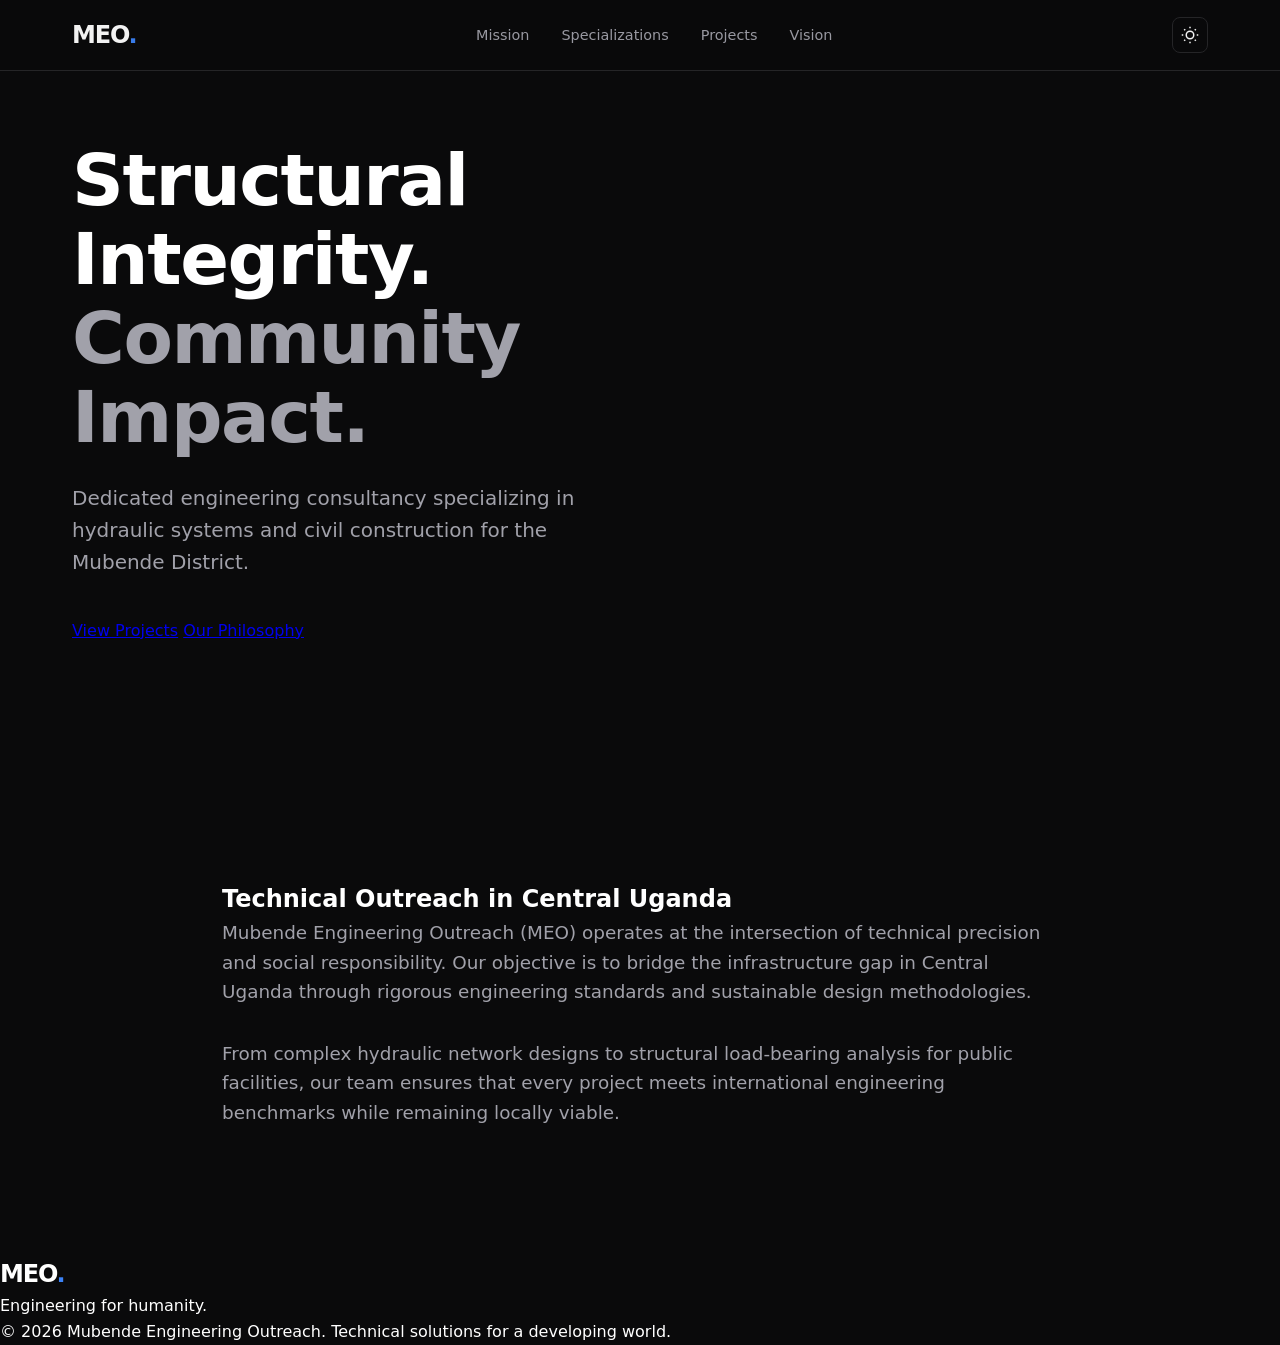
<file: index.html>
<!DOCTYPE html>
<html lang="en" data-theme="dark">
<head>
    <meta charset="UTF-8">
    <meta name="viewport" content="width=device-width, initial-scale=1.0">
    <meta name="description" content="Mubende Engineering Outreach - Technical infrastructure and community development in Central Uganda.">
    <title>MEO | Engineering for Community Development</title>
    <link rel="stylesheet" href="style.css">
</head>
<body>
    <header class="site-header">
        <nav class="nav-container">
            <a href="index.html" class="logo">MEO<span>.</span></a>
            <ul class="nav-links">
                <li><a href="mission.html">Mission</a></li>
                <li><a href="specializations.html">Specializations</a></li>
                <li><a href="projects.html">Projects</a></li>
                <li><a href="vision.html">Vision</a></li>
            </ul>
            <div class="nav-actions">
                <button class="theme-toggle" id="theme-toggle" aria-label="Toggle Theme">
                    <svg class="sun-icon" viewBox="0 0 24 24" fill="none" stroke="currentColor" stroke-width="2"><circle cx="12" cy="12" r="5"/><path d="M12 1v2M12 21v2M4.22 4.22l1.42 1.42M18.36 18.36l1.42 1.42M1 12h2M21 12h2M4.22 19.78l1.42-1.42M18.36 5.64l1.42-1.42"/></svg>
                </button>
            </div>
        </nav>
    </header>

    <main>
        <section class="hero-module">
            <div class="hero-content">
                <h1 class="reveal-text">Structural Integrity. <span>Community Impact.</span></h1>
                <p class="fade-in">Dedicated engineering consultancy specializing in hydraulic systems and civil construction for the Mubende District.</p>
                <div class="hero-actions">
                    <a href="projects.html" class="btn-secondary">View Projects</a>
                    <a href="mission.html" class="btn-outline">Our Philosophy</a>
                </div>
            </div>
            <div class="hero-visual">
                <div class="grid-pattern"></div>
            </div>
        </section>

        <section class="content-section animate-on-scroll">
            <h2>Technical Outreach in Central Uganda</h2>
            <div class="content-body">
                <p>Mubende Engineering Outreach (MEO) operates at the intersection of technical precision and social responsibility. Our objective is to bridge the infrastructure gap in Central Uganda through rigorous engineering standards and sustainable design methodologies.</p>
                <p>From complex hydraulic network designs to structural load-bearing analysis for public facilities, our team ensures that every project meets international engineering benchmarks while remaining locally viable.</p>
            </div>
        </section>
    </main>

    <footer class="site-footer">
        <div class="footer-content">
            <div class="footer-brand">
                <div class="logo">MEO<span>.</span></div>
                <p>Engineering for humanity.</p>
            </div>
            <div class="footer-meta">
                <p>&copy; 2026 Mubende Engineering Outreach. Technical solutions for a developing world.</p>
            </div>
        </div>
    </footer>

    <script src="main.js"></script>
</body>
</html>
</file>
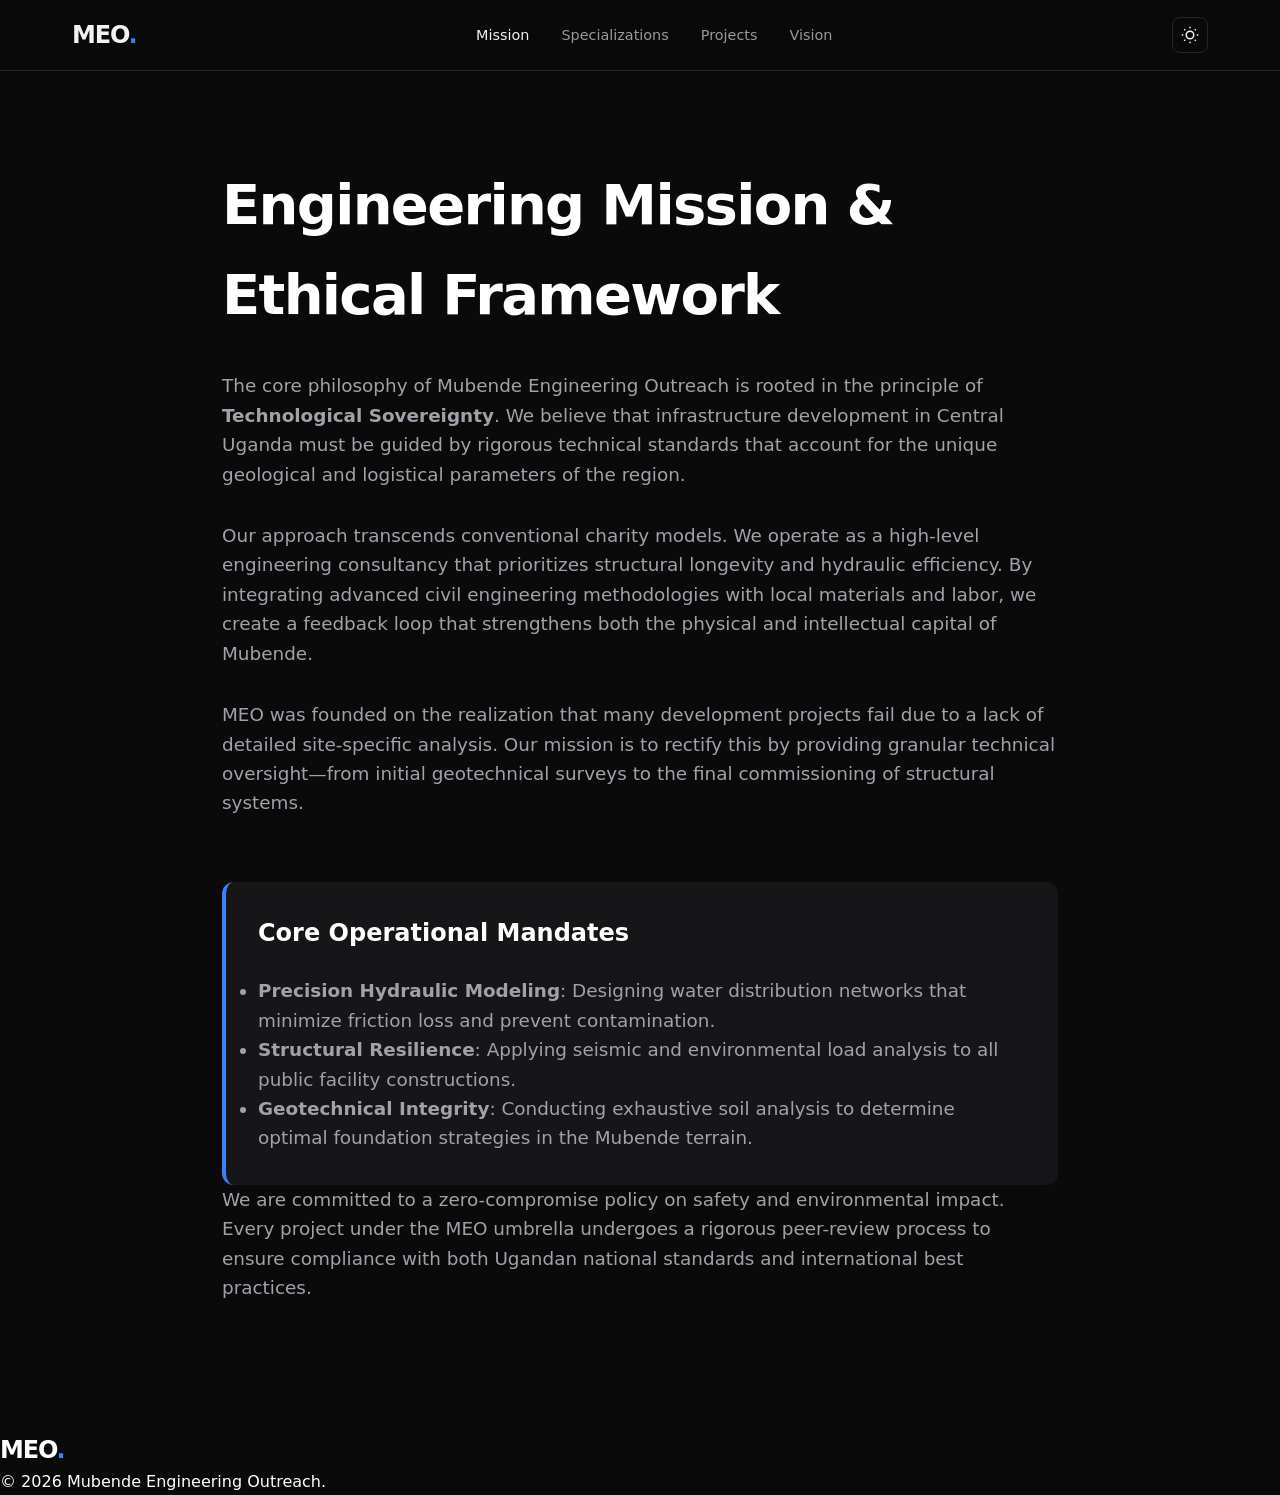
<file: mission.html>
<!DOCTYPE html>
<html lang="en" data-theme="dark">
<head>
    <meta charset="UTF-8">
    <meta name="viewport" content="width=device-width, initial-scale=1.0">
    <title>Mission | MEO Engineering Philosophy</title>
    <link rel="stylesheet" href="style.css">
</head>
<body>
    <header class="site-header">
        <nav class="nav-container">
            <a href="index.html" class="logo">MEO<span>.</span></a>
            <ul class="nav-links">
                <li><a href="mission.html" class="active">Mission</a></li>
                <li><a href="specializations.html">Specializations</a></li>
                <li><a href="projects.html">Projects</a></li>
                <li><a href="vision.html">Vision</a></li>
            </ul>
            <div class="nav-actions">
                <button class="theme-toggle" id="theme-toggle" aria-label="Toggle Theme">
                    <svg class="sun-icon" viewBox="0 0 24 24" fill="none" stroke="currentColor" stroke-width="2"><circle cx="12" cy="12" r="5"/><path d="M12 1v2M12 21v2M4.22 4.22l1.42 1.42M18.36 18.36l1.42 1.42M1 12h2M21 12h2M4.22 19.78l1.42-1.42M18.36 5.64l1.42-1.42"/></svg>
                </button>
            </div>
        </nav>
    </header>

    <main>
        <article class="content-section">
            <h1 class="animate-on-scroll">Engineering Mission & Ethical Framework</h1>
            <div class="content-body animate-on-scroll">
                <p>The core philosophy of Mubende Engineering Outreach is rooted in the principle of <strong>Technological Sovereignty</strong>. We believe that infrastructure development in Central Uganda must be guided by rigorous technical standards that account for the unique geological and logistical parameters of the region.</p>
                
                <p>Our approach transcends conventional charity models. We operate as a high-level engineering consultancy that prioritizes structural longevity and hydraulic efficiency. By integrating advanced civil engineering methodologies with local materials and labor, we create a feedback loop that strengthens both the physical and intellectual capital of Mubende.</p>

                <p>MEO was founded on the realization that many development projects fail due to a lack of detailed site-specific analysis. Our mission is to rectify this by providing granular technical oversight—from initial geotechnical surveys to the final commissioning of structural systems.</p>

                <div class="technical-specs">
                    <h2>Core Operational Mandates</h2>
                    <ul>
                        <li><strong>Precision Hydraulic Modeling</strong>: Designing water distribution networks that minimize friction loss and prevent contamination.</li>
                        <li><strong>Structural Resilience</strong>: Applying seismic and environmental load analysis to all public facility constructions.</li>
                        <li><strong>Geotechnical Integrity</strong>: Conducting exhaustive soil analysis to determine optimal foundation strategies in the Mubende terrain.</li>
                    </ul>
                </div>

                <p>We are committed to a zero-compromise policy on safety and environmental impact. Every project under the MEO umbrella undergoes a rigorous peer-review process to ensure compliance with both Ugandan national standards and international best practices.</p>
            </div>
        </article>
    </main>

    <footer class="site-footer">
        <div class="footer-content">
            <div class="footer-brand"><div class="logo">MEO<span>.</span></div></div>
            <p>&copy; 2026 Mubende Engineering Outreach.</p>
        </div>
    </footer>
    <script src="main.js"></script>
</body>
</html>
</file>
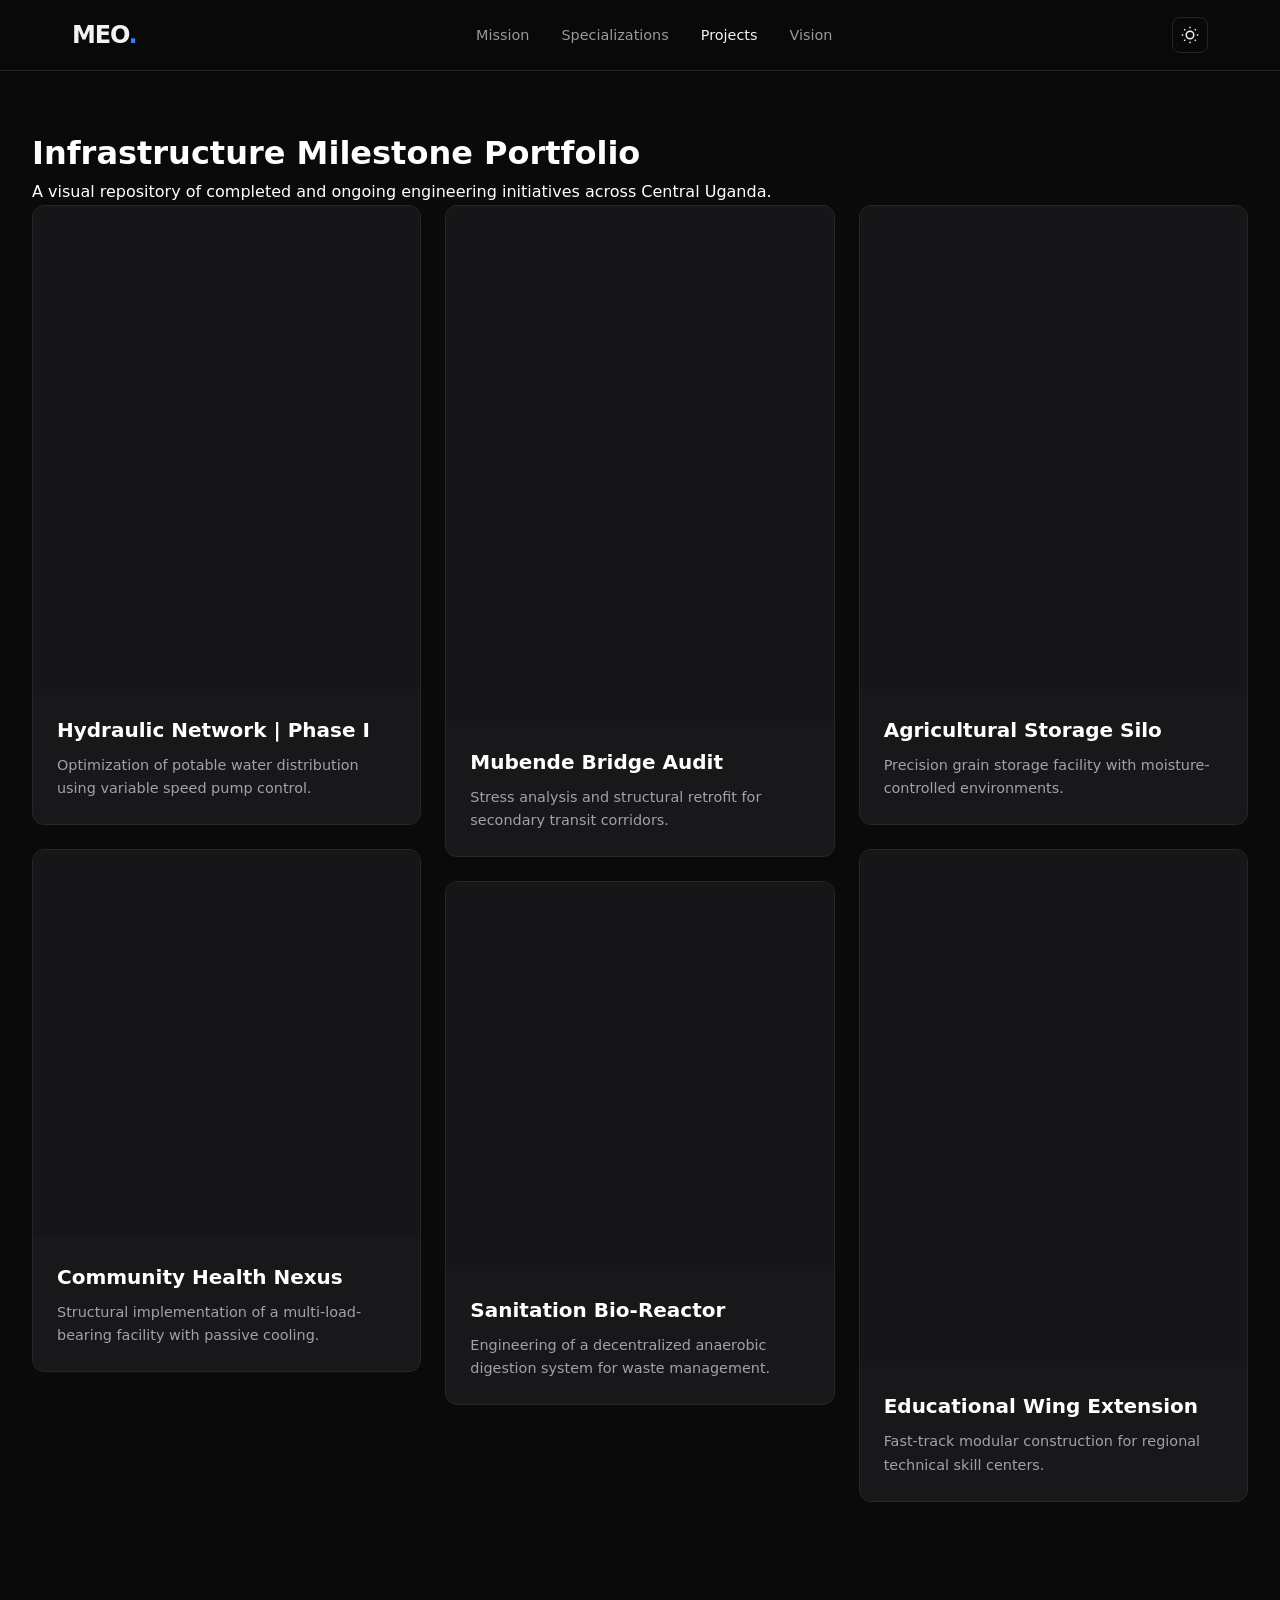
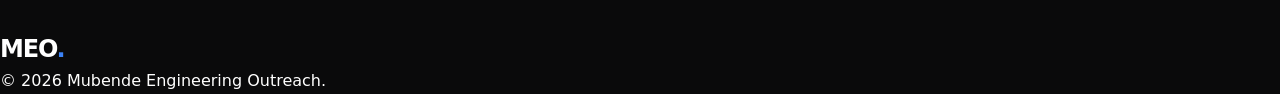
<file: projects.html>
<!DOCTYPE html>
<html lang="en" data-theme="dark">
<head>
    <meta charset="UTF-8">
    <meta name="viewport" content="width=device-width, initial-scale=1.0">
    <title>Projects | MEO Technical Portfolio</title>
    <link rel="stylesheet" href="style.css">
</head>
<body>
    <header class="site-header">
        <nav class="nav-container">
            <a href="index.html" class="logo">MEO<span>.</span></a>
            <ul class="nav-links">
                <li><a href="mission.html">Mission</a></li>
                <li><a href="specializations.html">Specializations</a></li>
                <li><a href="projects.html" class="active">Projects</a></li>
                <li><a href="vision.html">Vision</a></li>
            </ul>
            <div class="nav-actions">
                <button class="theme-toggle" id="theme-toggle" aria-label="Toggle Theme">
                    <svg class="sun-icon" viewBox="0 0 24 24" fill="none" stroke="currentColor" stroke-width="2"><circle cx="12" cy="12" r="5"/><path d="M12 1v2M12 21v2M4.22 4.22l1.42 1.42M18.36 18.36l1.42 1.42M1 12h2M21 12h2M4.22 19.78l1.42-1.42M18.36 5.64l1.42-1.42"/></svg>
                </button>
            </div>
        </nav>
    </header>

    <main class="projects-container">
        <div class="section-header animate-on-scroll">
            <h1>Infrastructure Milestone Portfolio</h1>
            <p>A visual repository of completed and ongoing engineering initiatives across Central Uganda.</p>
        </div>

        <div class="masonry-grid animate-on-scroll">
            <div class="project-card">
                <div class="project-image"></div>
                <div class="project-info">
                    <h3>Hydraulic Network | Phase I</h3>
                    <p>Optimization of potable water distribution using variable speed pump control.</p>
                </div>
            </div>
            <div class="project-card">
                <div class="project-image"></div>
                <div class="project-info">
                    <h3>Community Health Nexus</h3>
                    <p>Structural implementation of a multi-load-bearing facility with passive cooling.</p>
                </div>
            </div>
            <div class="project-card">
                <div class="project-image"></div>
                <div class="project-info">
                    <h3>Mubende Bridge Audit</h3>
                    <p>Stress analysis and structural retrofit for secondary transit corridors.</p>
                </div>
            </div>
            <div class="project-card">
                <div class="project-image"></div>
                <div class="project-info">
                    <h3>Sanitation Bio-Reactor</h3>
                    <p>Engineering of a decentralized anaerobic digestion system for waste management.</p>
                </div>
            </div>
            <div class="project-card">
                <div class="project-image"></div>
                <div class="project-info">
                    <h3>Agricultural Storage Silo</h3>
                    <p>Precision grain storage facility with moisture-controlled environments.</p>
                </div>
            </div>
            <div class="project-card">
                <div class="project-image"></div>
                <div class="project-info">
                    <h3>Educational Wing Extension</h3>
                    <p>Fast-track modular construction for regional technical skill centers.</p>
                </div>
            </div>
        </div>
    </main>

    <footer class="site-footer">
        <div class="footer-content">
            <div class="footer-brand"><div class="logo">MEO<span>.</span></div></div>
            <p>&copy; 2026 Mubende Engineering Outreach.</p>
        </div>
    </footer>
    <script src="main.js"></script>
</body>
</html>
</file>
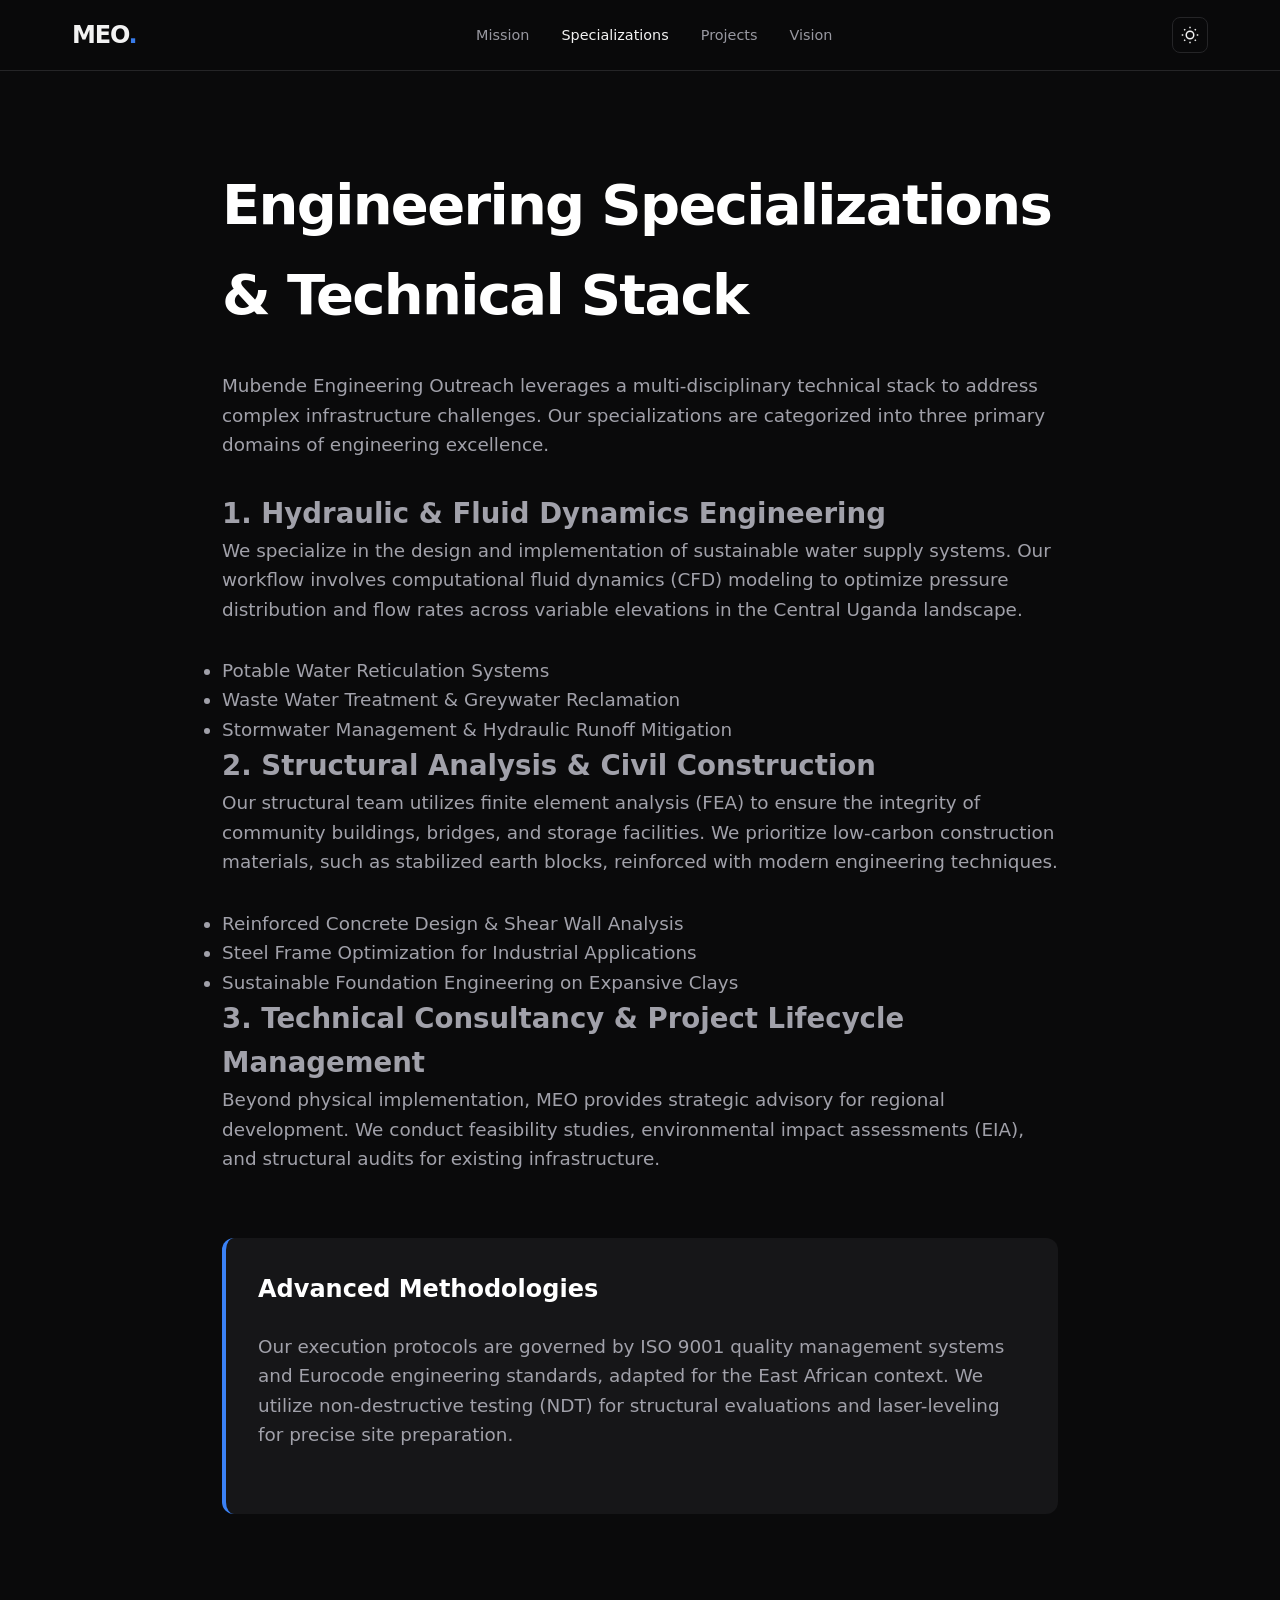
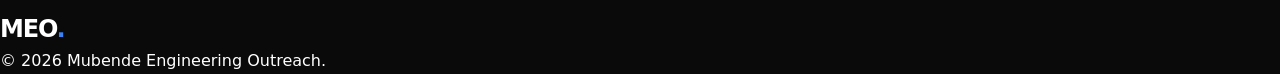
<file: specializations.html>
<!DOCTYPE html>
<html lang="en" data-theme="dark">
<head>
    <meta charset="UTF-8">
    <meta name="viewport" content="width=device-width, initial-scale=1.0">
    <title>Specializations | Technical Engineering Matrix</title>
    <link rel="stylesheet" href="style.css">
</head>
<body>
    <header class="site-header">
        <nav class="nav-container">
            <a href="index.html" class="logo">MEO<span>.</span></a>
            <ul class="nav-links">
                <li><a href="mission.html">Mission</a></li>
                <li><a href="specializations.html" class="active">Specializations</a></li>
                <li><a href="projects.html">Projects</a></li>
                <li><a href="vision.html">Vision</a></li>
            </ul>
            <div class="nav-actions">
                <button class="theme-toggle" id="theme-toggle" aria-label="Toggle Theme">
                    <svg class="sun-icon" viewBox="0 0 24 24" fill="none" stroke="currentColor" stroke-width="2"><circle cx="12" cy="12" r="5"/><path d="M12 1v2M12 21v2M4.22 4.22l1.42 1.42M18.36 18.36l1.42 1.42M1 12h2M21 12h2M4.22 19.78l1.42-1.42M18.36 5.64l1.42-1.42"/></svg>
                </button>
            </div>
        </nav>
    </header>

    <main>
        <article class="content-section">
            <h1 class="animate-on-scroll">Engineering Specializations & Technical Stack</h1>
            <div class="content-body animate-on-scroll">
                <p>Mubende Engineering Outreach leverages a multi-disciplinary technical stack to address complex infrastructure challenges. Our specializations are categorized into three primary domains of engineering excellence.</p>

                <h2>1. Hydraulic & Fluid Dynamics Engineering</h2>
                <p>We specialize in the design and implementation of sustainable water supply systems. Our workflow involves computational fluid dynamics (CFD) modeling to optimize pressure distribution and flow rates across variable elevations in the Central Uganda landscape.</p>
                <ul>
                    <li>Potable Water Reticulation Systems</li>
                    <li>Waste Water Treatment & Greywater Reclamation</li>
                    <li>Stormwater Management & Hydraulic Runoff Mitigation</li>
                </ul>

                <h2>2. Structural Analysis & Civil Construction</h2>
                <p>Our structural team utilizes finite element analysis (FEA) to ensure the integrity of community buildings, bridges, and storage facilities. We prioritize low-carbon construction materials, such as stabilized earth blocks, reinforced with modern engineering techniques.</p>
                <ul>
                    <li>Reinforced Concrete Design & Shear Wall Analysis</li>
                    <li>Steel Frame Optimization for Industrial Applications</li>
                    <li>Sustainable Foundation Engineering on Expansive Clays</li>
                </ul>

                <h2>3. Technical Consultancy & Project Lifecycle Management</h2>
                <p>Beyond physical implementation, MEO provides strategic advisory for regional development. We conduct feasibility studies, environmental impact assessments (EIA), and structural audits for existing infrastructure.</p>

                <div class="technical-specs">
                    <h2>Advanced Methodologies</h2>
                    <p>Our execution protocols are governed by ISO 9001 quality management systems and Eurocode engineering standards, adapted for the East African context. We utilize non-destructive testing (NDT) for structural evaluations and laser-leveling for precise site preparation.</p>
                </div>
            </div>
        </article>
    </main>

    <footer class="site-footer">
        <div class="footer-content">
            <div class="footer-brand"><div class="logo">MEO<span>.</span></div></div>
            <p>&copy; 2026 Mubende Engineering Outreach.</p>
        </div>
    </footer>
    <script src="main.js"></script>
</body>
</html>
</file>
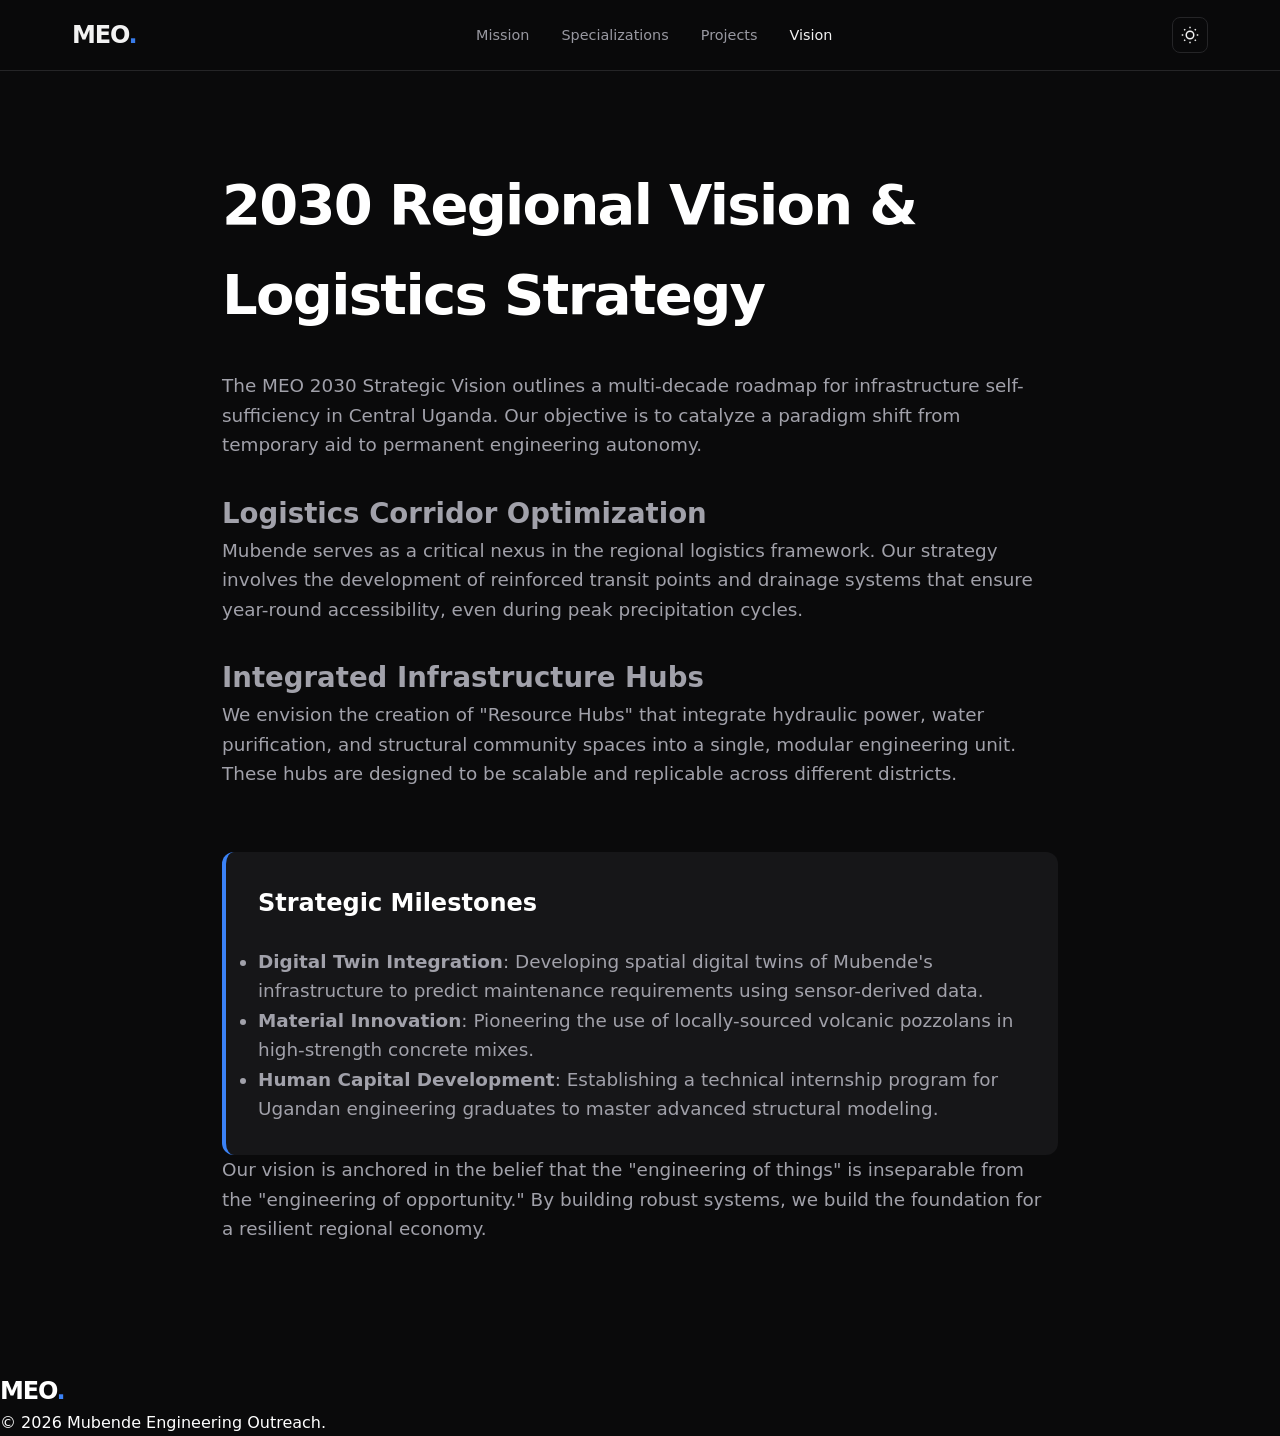
<file: vision.html>
<!DOCTYPE html>
<html lang="en" data-theme="dark">
<head>
    <meta charset="UTF-8">
    <meta name="viewport" content="width=device-width, initial-scale=1.0">
    <title>Vision | Regional Engineering Strategy</title>
    <link rel="stylesheet" href="style.css">
</head>
<body>
    <header class="site-header">
        <nav class="nav-container">
            <a href="index.html" class="logo">MEO<span>.</span></a>
            <ul class="nav-links">
                <li><a href="mission.html">Mission</a></li>
                <li><a href="specializations.html">Specializations</a></li>
                <li><a href="projects.html">Projects</a></li>
                <li><a href="vision.html" class="active">Vision</a></li>
            </ul>
            <div class="nav-actions">
                <button class="theme-toggle" id="theme-toggle" aria-label="Toggle Theme">
                    <svg class="sun-icon" viewBox="0 0 24 24" fill="none" stroke="currentColor" stroke-width="2"><circle cx="12" cy="12" r="5"/><path d="M12 1v2M12 21v2M4.22 4.22l1.42 1.42M18.36 18.36l1.42 1.42M1 12h2M21 12h2M4.22 19.78l1.42-1.42M18.36 5.64l1.42-1.42"/></svg>
                </button>
            </div>
        </nav>
    </header>

    <main>
        <article class="content-section">
            <h1 class="animate-on-scroll">2030 Regional Vision & Logistics Strategy</h1>
            <div class="content-body animate-on-scroll">
                <p>The MEO 2030 Strategic Vision outlines a multi-decade roadmap for infrastructure self-sufficiency in Central Uganda. Our objective is to catalyze a paradigm shift from temporary aid to permanent engineering autonomy.</p>

                <h2>Logistics Corridor Optimization</h2>
                <p>Mubende serves as a critical nexus in the regional logistics framework. Our strategy involves the development of reinforced transit points and drainage systems that ensure year-round accessibility, even during peak precipitation cycles.</p>
                
                <h2>Integrated Infrastructure Hubs</h2>
                <p>We envision the creation of "Resource Hubs" that integrate hydraulic power, water purification, and structural community spaces into a single, modular engineering unit. These hubs are designed to be scalable and replicable across different districts.</p>

                <div class="technical-specs">
                    <h2>Strategic Milestones</h2>
                    <ul>
                        <li><strong>Digital Twin Integration</strong>: Developing spatial digital twins of Mubende's infrastructure to predict maintenance requirements using sensor-derived data.</li>
                        <li><strong>Material Innovation</strong>: Pioneering the use of locally-sourced volcanic pozzolans in high-strength concrete mixes.</li>
                        <li><strong>Human Capital Development</strong>: Establishing a technical internship program for Ugandan engineering graduates to master advanced structural modeling.</li>
                    </ul>
                </div>

                <p>Our vision is anchored in the belief that the "engineering of things" is inseparable from the "engineering of opportunity." By building robust systems, we build the foundation for a resilient regional economy.</p>
            </div>
        </article>
    </main>

    <footer class="site-footer">
        <div class="footer-content">
            <div class="footer-brand"><div class="logo">MEO<span>.</span></div></div>
            <p>&copy; 2026 Mubende Engineering Outreach.</p>
        </div>
    </footer>
    <script src="main.js"></script>
</body>
</html>
</file>
<file: style.css>
:root[data-theme="dark"] {
    --bg-primary: #0a0a0b;
    --bg-secondary: #161618;
    --text-primary: #ffffff;
    --text-secondary: #a1a1aa;
    --accent: #3b82f6;
    --accent-hover: #2563eb;
    --border: #27272a;
    --surface: #18181b;
}

:root[data-theme="light"] {
    --bg-primary: #ffffff;
    --bg-secondary: #f4f4f5;
    --text-primary: #09090b;
    --text-secondary: #52525b;
    --accent: #2563eb;
    --accent-hover: #1d4ed8;
    --border: #e4e4e7;
    --surface: #fafafa;
}

:root {
    --font-main: 'Inter', system-ui, -apple-system, sans-serif;
    --transition: all 0.4s cubic-bezier(0.16, 1, 0.3, 1);
}

* {
    margin: 0;
    padding: 0;
    box-sizing: border-box;
}

html {
    scroll-behavior: smooth;
}

body {
    background-color: var(--bg-primary);
    color: var(--text-primary);
    font-family: var(--font-main);
    line-height: 1.6;
    overflow-x: hidden;
    transition: background-color 0.3s ease, color 0.3s ease;
}

/* Header & Navigation */
.site-header {
    position: fixed;
    top: 0;
    width: 100%;
    z-index: 1000;
    backdrop-filter: blur(12px);
    background: var(--bg-primary);
    opacity: 0.95;
    border-bottom: 1px solid var(--border);
}

.nav-container {
    max-width: 1200px;
    margin: 0 auto;
    padding: 1rem 2rem;
    display: flex;
    justify-content: space-between;
    align-items: center;
}

.logo {
    font-size: 1.5rem;
    font-weight: 800;
    letter-spacing: -0.05em;
    text-decoration: none;
    color: var(--text-primary);
}

.logo span {
    color: var(--accent);
}

.nav-links {
    display: flex;
    list-style: none;
    gap: 2rem;
    align-items: center;
}

.nav-links a {
    text-decoration: none;
    color: var(--text-secondary);
    font-size: 0.9rem;
    font-weight: 500;
    transition: var(--transition);
}

.nav-links a:hover, .nav-links a.active {
    color: var(--text-primary);
}

.nav-actions {
    display: flex;
    align-items: center;
    gap: 1.5rem;
}

/* Theme Toggle */
.theme-toggle {
    background: none;
    border: 1px solid var(--border);
    color: var(--text-primary);
    padding: 0.5rem;
    border-radius: 8px;
    cursor: pointer;
    display: flex;
    align-items: center;
    justify-content: center;
    transition: var(--transition);
}

.theme-toggle:hover {
    background: var(--bg-secondary);
}

.theme-toggle svg {
    width: 18px;
    height: 18px;
}

/* Hero Section */
.hero-module {
    min-height: 80vh;
    display: grid;
    grid-template-columns: 1.2fr 0.8fr;
    align-items: center;
    max-width: 1200px;
    margin: 0 auto;
    padding: 8rem 2rem 4rem;
}

.hero-content h1 {
    font-size: 4.5rem;
    line-height: 1.1;
    font-weight: 800;
    margin-bottom: 1.5rem;
    letter-spacing: -0.02em;
}

.hero-content h1 span {
    display: block;
    color: var(--text-secondary);
}

.hero-content p {
    font-size: 1.25rem;
    color: var(--text-secondary);
    max-width: 540px;
    margin-bottom: 2.5rem;
}

/* Masonry Grid (Pinterest Style) */
.projects-container {
    padding: 8rem 2rem;
    max-width: 1400px;
    margin: 0 auto;
}

.masonry-grid {
    columns: 3;
    column-gap: 1.5rem;
}

@media (max-width: 1100px) { .masonry-grid { columns: 2; } }
@media (max-width: 700px) { .masonry-grid { columns: 1; } }

.project-card {
    break-inside: avoid;
    margin-bottom: 1.5rem;
    background: var(--surface);
    border-radius: 12px;
    overflow: hidden;
    border: 1px solid var(--border);
    transition: var(--transition);
}

.project-card:hover {
    transform: translateY(-5px);
    border-color: var(--accent);
}

.project-image {
    width: 100%;
    height: auto;
    display: block;
    background: var(--bg-secondary);
    aspect-ratio: 4/5; /* Varied aspect ratios simulate Pinterest style */
}

.project-card:nth-child(2n) .project-image { aspect-ratio: 1/1; }
.project-card:nth-child(3n) .project-image { aspect-ratio: 3/4; }

.project-info {
    padding: 1.5rem;
}

.project-info h3 {
    font-size: 1.25rem;
    margin-bottom: 0.5rem;
}

.project-info p {
    font-size: 0.9rem;
    color: var(--text-secondary);
}

/* Content Pages */
.content-section {
    padding: 10rem 2rem 6rem;
    max-width: 900px;
    margin: 0 auto;
}

.content-section h1 {
    font-size: 3.5rem;
    font-weight: 800;
    margin-bottom: 2rem;
    letter-spacing: -0.03em;
}

.content-body {
    font-size: 1.15rem;
    color: var(--text-secondary);
}

.content-body p {
    margin-bottom: 2rem;
}

.technical-specs {
    margin-top: 4rem;
    padding: 2rem;
    background: var(--bg-secondary);
    border-radius: 12px;
    border-left: 4px solid var(--accent);
}

.technical-specs h2 {
    font-size: 1.5rem;
    margin-bottom: 1.5rem;
    color: var(--text-primary);
}

/* Animations and Utilities */
.animate-on-scroll {
    opacity: 0;
    transform: translateY(30px);
    transition: opacity 0.8s ease-out, transform 0.8s ease-out;
}

.animate-on-scroll.visible {
    opacity: 1;
    transform: translateY(0);
}
</file>
